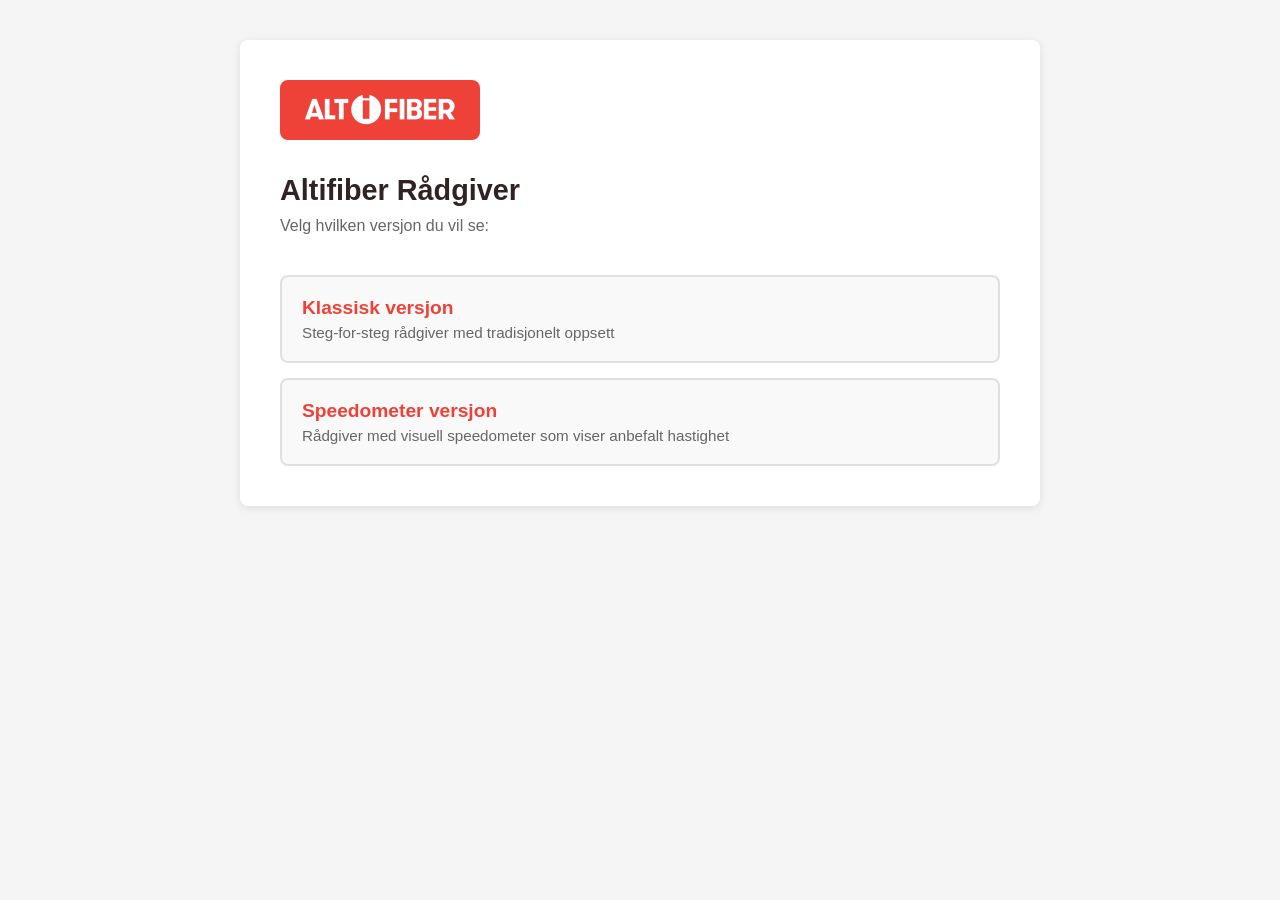
<file: index.html>
<!DOCTYPE html>
<html lang="no">

<head>
    <meta charset="UTF-8">
    <meta name="viewport" content="width=device-width, initial-scale=1.0">
    <title>Altifiber Rådgiver - Versjoner</title>
    <style>
        * {
            margin: 0;
            padding: 0;
            box-sizing: border-box;
        }

        body {
            font-family: -apple-system, BlinkMacSystemFont, 'Segoe UI', Roboto, sans-serif;
            background: #f5f5f5;
            padding: 40px 20px;
            color: #302322;
        }

        .container {
            max-width: 800px;
            margin: 0 auto;
            background: white;
            padding: 40px;
            border-radius: 8px;
            box-shadow: 0 2px 8px rgba(0, 0, 0, 0.1);
        }

        .logo {
            background: #ee4238;
            padding: 15px 25px;
            border-radius: 8px;
            display: inline-block;
            margin-bottom: 30px;
        }

        .logo img {
            height: 30px;
            display: block;
        }

        h1 {
            font-size: 1.8rem;
            margin-bottom: 10px;
        }

        .subtitle {
            color: #666;
            margin-bottom: 40px;
            font-size: 1rem;
        }

        .versions {
            display: flex;
            flex-direction: column;
            gap: 15px;
        }

        .version-link {
            display: block;
            padding: 20px;
            background: #f9f9f9;
            border: 2px solid #e0e0e0;
            border-radius: 8px;
            text-decoration: none;
            color: #302322;
            transition: all 0.2s;
        }

        .version-link:hover {
            border-color: #ee4238;
            background: #fff;
        }

        .version-link h2 {
            font-size: 1.2rem;
            margin-bottom: 5px;
            color: #ee4238;
        }

        .version-link p {
            color: #666;
            font-size: 0.95rem;
        }

        @media (max-width: 600px) {
            .container {
                padding: 30px 20px;
            }

            h1 {
                font-size: 1.5rem;
            }
        }
    </style>
</head>

<body>
    <div class="container">
        <div class="logo">
            <img src="Altifiber_logo.png" alt="Altifiber Logo">
        </div>

        <h1>Altifiber Rådgiver</h1>
        <p class="subtitle">Velg hvilken versjon du vil se:</p>

        <div class="versions">
            <a href="advisor-classic.html" class="version-link">
                <h2>Klassisk versjon</h2>
                <p>Steg-for-steg rådgiver med tradisjonelt oppsett</p>
            </a>

            <a href="index-speedometer.html" class="version-link">
                <h2>Speedometer versjon</h2>
                <p>Rådgiver med visuell speedometer som viser anbefalt hastighet</p>
            </a>
        </div>
    </div>
</body>

</html>
</file>
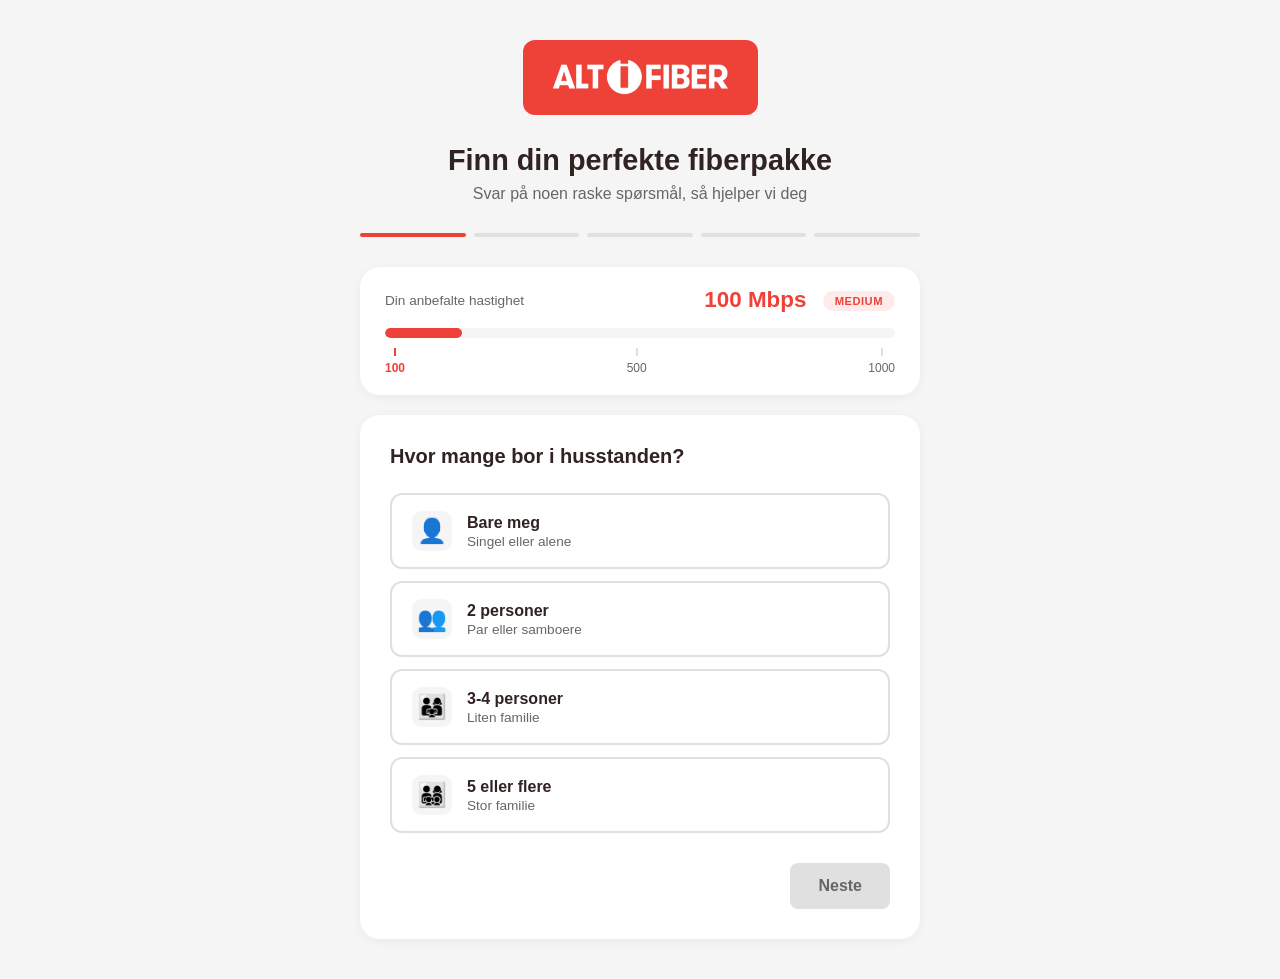
<file: advisor-classic.html>
<!DOCTYPE html>
<html lang="no">
<head>
    <meta charset="UTF-8">
    <meta name="viewport" content="width=device-width, initial-scale=1.0">
    <title>Finn riktig fiberpakke | Altifiber</title>
    <style>
        * {
            margin: 0;
            padding: 0;
            box-sizing: border-box;
        }

        :root {
            --altifiber-red: #ee4238;
            --altifiber-red-hover: #d93a31;
            --altifiber-dark: #302322;
            --white: #ffffff;
            --gray-light: #f5f5f5;
            --gray-medium: #e0e0e0;
            --gray-text: #666666;
        }

        body {
            font-family: -apple-system, BlinkMacSystemFont, 'Segoe UI', Roboto, Oxygen, Ubuntu, sans-serif;
            background: var(--gray-light);
            min-height: 100vh;
            color: var(--altifiber-dark);
        }

        .container {
            max-width: 600px;
            margin: 0 auto;
            padding: 40px 20px;
        }

        .header {
            text-align: center;
            margin-bottom: 30px;
        }

        .logo {
            background: var(--altifiber-red);
            padding: 20px 30px;
            border-radius: 12px;
            margin-bottom: 25px;
            display: inline-block;
        }

        .logo img {
            height: 35px;
            display: block;
        }

        .header h1 {
            font-size: 1.8rem;
            font-weight: 700;
            margin-bottom: 8px;
            color: var(--altifiber-dark);
        }

        .header p {
            color: var(--gray-text);
            font-size: 1rem;
        }

        .progress-bar {
            display: flex;
            gap: 8px;
            margin-bottom: 30px;
        }

        .progress-step {
            flex: 1;
            height: 4px;
            background: var(--gray-medium);
            border-radius: 2px;
            transition: background 0.3s ease;
        }

        .progress-step.active {
            background: var(--altifiber-red);
        }

        .progress-step.completed {
            background: var(--altifiber-red);
        }

        /* Speed Meter */
        .speed-meter {
            background: var(--white);
            border-radius: 20px;
            padding: 20px 25px;
            margin-bottom: 20px;
            box-shadow: 0 2px 10px rgba(0,0,0,0.05);
        }

        .speed-meter-header {
            display: flex;
            justify-content: space-between;
            align-items: center;
            margin-bottom: 15px;
            position: relative;
        }

        .speed-meter-label {
            font-size: 0.85rem;
            color: var(--gray-text);
            font-weight: 500;
        }

        .speed-meter-value {
            font-size: 1.4rem;
            font-weight: 700;
            color: var(--altifiber-red);
            transition: all 0.4s ease;
        }

        .speed-meter-track {
            position: relative;
            height: 10px;
            background: var(--gray-light);
            border-radius: 5px;
            overflow: hidden;
        }

        .speed-meter-fill {
            position: absolute;
            left: 0;
            top: 0;
            height: 100%;
            background: linear-gradient(90deg, #ee4238 0%, #ff6b5b 50%, #ee4238 100%);
            border-radius: 5px;
            transition: width 0.5s cubic-bezier(0.34, 1.56, 0.64, 1);
            width: 15%;
        }

        .speed-meter-fill.tier-100 {
            background: var(--altifiber-red);
        }

        .speed-meter-fill.tier-500 {
            background: linear-gradient(90deg, #ee4238 0%, #ff6b5b 100%);
        }

        .speed-meter-fill.tier-1000 {
            background: linear-gradient(90deg, #ee4238 0%, #ff8c7a 100%);
        }

        .speed-meter-markers {
            display: flex;
            justify-content: space-between;
            margin-top: 10px;
            position: relative;
        }

        .speed-marker {
            display: flex;
            flex-direction: column;
            align-items: center;
            position: relative;
        }

        .speed-marker::before {
            content: '';
            width: 2px;
            height: 8px;
            background: var(--gray-medium);
            margin-bottom: 5px;
        }

        .speed-marker span {
            font-size: 0.75rem;
            color: var(--gray-text);
            transition: all 0.3s ease;
            font-weight: 500;
        }

        .speed-marker.active span {
            color: var(--altifiber-red);
            font-weight: 700;
        }

        .speed-marker.active::before {
            background: var(--altifiber-red);
        }

        /* Pulse animation when speed changes */
        .speed-meter.pulse .speed-meter-value {
            animation: pulse 0.4s ease;
        }

        @keyframes pulse {
            0% { transform: scale(1); }
            50% { transform: scale(1.1); }
            100% { transform: scale(1); }
        }

        /* Tier change animation */
        .speed-meter.tier-up {
            animation: tierUp 0.6s ease;
        }

        @keyframes tierUp {
            0% { transform: scale(1); }
            30% { transform: scale(1.02); box-shadow: 0 4px 20px rgba(238, 66, 56, 0.2); }
            100% { transform: scale(1); }
        }

        .speed-meter.tier-down {
            animation: tierDown 0.4s ease;
        }

        @keyframes tierDown {
            0% { transform: scale(1); }
            50% { transform: scale(0.98); }
            100% { transform: scale(1); }
        }

        /* Speed increase indicator */
        .speed-change-indicator {
            position: absolute;
            right: -25px;
            top: 50%;
            transform: translateY(-50%);
            font-size: 1rem;
            font-weight: 700;
            opacity: 0;
            transition: all 0.3s ease;
        }

        .speed-change-indicator.show-up {
            animation: slideUp 0.8s ease;
            color: #48bb78;
        }

        .speed-change-indicator.show-down {
            animation: slideDown 0.8s ease;
            color: var(--altifiber-red);
        }

        @keyframes slideUp {
            0% { opacity: 0; transform: translateY(0); }
            30% { opacity: 1; transform: translateY(-10px); }
            100% { opacity: 0; transform: translateY(-20px); }
        }

        @keyframes slideDown {
            0% { opacity: 0; transform: translateY(0); }
            30% { opacity: 1; transform: translateY(10px); }
            100% { opacity: 0; transform: translateY(20px); }
        }

        /* Speed tier indicator */
        .speed-tier-badge {
            display: inline-block;
            font-size: 0.7rem;
            padding: 4px 12px;
            border-radius: 12px;
            margin-left: 10px;
            vertical-align: middle;
            transition: all 0.3s ease;
            text-transform: uppercase;
            letter-spacing: 0.5px;
        }

        .speed-tier-badge.tier-100 {
            background: rgba(238, 66, 56, 0.1);
            color: var(--altifiber-red);
        }

        .speed-tier-badge.tier-500 {
            background: rgba(238, 66, 56, 0.15);
            color: var(--altifiber-red);
        }

        .speed-tier-badge.tier-1000 {
            background: var(--altifiber-red);
            color: var(--white);
        }

        .question-card {
            background: var(--white);
            border-radius: 20px;
            padding: 30px;
            display: none;
            box-shadow: 0 2px 10px rgba(0,0,0,0.05);
        }

        .question-card.active {
            display: block;
            animation: fadeIn 0.3s ease;
        }

        @keyframes fadeIn {
            from { opacity: 0; transform: translateY(10px); }
            to { opacity: 1; transform: translateY(0); }
        }

        .question-card h2 {
            font-size: 1.25rem;
            font-weight: 600;
            margin-bottom: 25px;
            color: var(--altifiber-dark);
        }

        .options {
            display: flex;
            flex-direction: column;
            gap: 12px;
        }

        .option {
            background: var(--white);
            border: 2px solid var(--gray-medium);
            border-radius: 12px;
            padding: 16px 20px;
            cursor: pointer;
            transition: all 0.2s ease;
            display: flex;
            align-items: center;
            gap: 15px;
        }

        .option:hover {
            border-color: var(--altifiber-red);
            background: rgba(238, 66, 56, 0.03);
        }

        .option.selected {
            border-color: var(--altifiber-red);
            background: rgba(238, 66, 56, 0.05);
        }

        .option-icon {
            font-size: 1.5rem;
            width: 40px;
            height: 40px;
            display: flex;
            align-items: center;
            justify-content: center;
            background: var(--gray-light);
            border-radius: 10px;
        }

        .option.selected .option-icon {
            background: rgba(238, 66, 56, 0.1);
        }

        /* Multi-select checkbox indicator */
        .options[data-multi="true"] .option {
            position: relative;
        }

        .options[data-multi="true"] .option::after {
            content: '';
            position: absolute;
            right: 20px;
            top: 50%;
            transform: translateY(-50%);
            width: 24px;
            height: 24px;
            border: 2px solid var(--gray-medium);
            border-radius: 6px;
            transition: all 0.2s ease;
        }

        .options[data-multi="true"] .option:hover::after {
            border-color: var(--altifiber-red);
        }

        .options[data-multi="true"] .option.selected::after {
            background: var(--altifiber-red);
            border-color: var(--altifiber-red);
            background-image: url("data:image/svg+xml,%3Csvg xmlns='http://www.w3.org/2000/svg' viewBox='0 0 24 24' fill='white'%3E%3Cpath d='M9 16.17L4.83 12l-1.42 1.41L9 19 21 7l-1.41-1.41L9 16.17z'/%3E%3C/svg%3E");
            background-size: 16px;
            background-position: center;
            background-repeat: no-repeat;
        }

        .option-content h3 {
            font-size: 1rem;
            font-weight: 600;
            margin-bottom: 2px;
            color: var(--altifiber-dark);
        }

        .option-content p {
            font-size: 0.85rem;
            color: var(--gray-text);
        }

        .multi-select-hint {
            font-size: 0.9rem;
            color: var(--white);
            background: var(--altifiber-red);
            padding: 10px 16px;
            border-radius: 8px;
            margin-bottom: 20px;
            display: inline-block;
            font-weight: 500;
        }

        .navigation {
            display: flex;
            justify-content: space-between;
            margin-top: 30px;
        }

        .btn {
            padding: 14px 28px;
            border-radius: 8px;
            font-size: 1rem;
            font-weight: 600;
            cursor: pointer;
            transition: all 0.2s ease;
            border: none;
        }

        .btn-back {
            background: transparent;
            color: var(--gray-text);
            border: 2px solid var(--gray-medium);
        }

        .btn-back:hover {
            border-color: var(--altifiber-dark);
            color: var(--altifiber-dark);
        }

        .btn-next {
            background: var(--altifiber-red);
            color: var(--white);
        }

        .btn-next:hover {
            background: var(--altifiber-red-hover);
        }

        .btn-next:disabled {
            background: var(--gray-medium);
            color: var(--gray-text);
            cursor: not-allowed;
        }

        /* Contact Form */
        .contact-form {
            margin-top: 5px;
        }

        .form-group {
            margin-bottom: 20px;
        }

        .form-group label {
            display: block;
            font-size: 0.9rem;
            font-weight: 600;
            margin-bottom: 8px;
            color: var(--altifiber-dark);
        }

        .form-group input {
            width: 100%;
            padding: 14px 16px;
            border: 2px solid var(--gray-medium);
            border-radius: 10px;
            font-size: 1rem;
            transition: all 0.2s ease;
            color: var(--altifiber-dark);
        }

        .form-group input:focus {
            outline: none;
            border-color: var(--altifiber-red);
        }

        .form-group input::placeholder {
            color: #aaa;
        }

        .form-hint {
            font-size: 0.8rem;
            color: var(--gray-text);
            margin-top: 6px;
        }

        .privacy-notice {
            font-size: 0.8rem;
            color: var(--gray-text);
            margin-top: 15px;
            line-height: 1.5;
        }

        .privacy-notice a {
            color: var(--altifiber-red);
            text-decoration: none;
        }

        /* Result Card */
        .result-card {
            display: none;
            text-align: center;
        }

        .result-card.active {
            display: block;
            animation: fadeIn 0.4s ease;
        }

        .result-card.active .result-hero {
            animation: slideDown 0.5s ease;
        }

        .result-card.active .result-reasons {
            animation: slideUp 0.5s ease 0.2s both;
        }

        .result-card.active .result-features {
            animation: slideUp 0.5s ease 0.35s both;
        }

        .result-card.active .result-cta {
            animation: slideUp 0.5s ease 0.5s both;
        }

        .result-card.active .package-comparison {
            animation: slideUp 0.5s ease 0.65s both;
        }

        @keyframes slideDown {
            from { opacity: 0; transform: translateY(-20px); }
            to { opacity: 1; transform: translateY(0); }
        }

        @keyframes slideUp {
            from { opacity: 0; transform: translateY(20px); }
            to { opacity: 1; transform: translateY(0); }
        }

        .result-hero {
            background: linear-gradient(135deg, var(--altifiber-red) 0%, #ff6b5b 100%);
            border-radius: 20px;
            padding: 40px 30px;
            margin-bottom: 20px;
            color: var(--white);
            position: relative;
            overflow: hidden;
        }

        .result-hero::before {
            content: '';
            position: absolute;
            top: -50%;
            right: -50%;
            width: 100%;
            height: 100%;
            background: radial-gradient(circle, rgba(255,255,255,0.1) 0%, transparent 70%);
            pointer-events: none;
        }

        .result-hero-icon {
            width: 60px;
            height: 60px;
            background: rgba(255,255,255,0.2);
            border-radius: 50%;
            display: flex;
            align-items: center;
            justify-content: center;
            margin: 0 auto 15px;
            font-size: 1.8rem;
            animation: bounceIn 0.6s ease 0.3s both;
        }

        @keyframes bounceIn {
            0% { transform: scale(0); }
            50% { transform: scale(1.2); }
            100% { transform: scale(1); }
        }

        /* Confetti */
        .confetti-container {
            position: fixed;
            top: 0;
            left: 0;
            width: 100%;
            height: 100%;
            pointer-events: none;
            z-index: 1000;
            overflow: hidden;
        }

        .confetti {
            position: absolute;
            width: 10px;
            height: 10px;
            opacity: 0;
        }

        .confetti.active {
            animation: confetti-fall 3s ease-out forwards;
        }

        @keyframes confetti-fall {
            0% {
                opacity: 1;
                transform: translateY(-100px) rotate(0deg);
            }
            100% {
                opacity: 0;
                transform: translateY(100vh) rotate(720deg);
            }
        }

        .result-badge {
            display: inline-block;
            background: rgba(255, 255, 255, 0.2);
            color: var(--white);
            padding: 8px 20px;
            border-radius: 20px;
            font-size: 0.75rem;
            font-weight: 600;
            margin-bottom: 15px;
            text-transform: uppercase;
            letter-spacing: 1px;
            animation: fadeIn 0.5s ease 0.2s both;
        }

        .result-package-name {
            font-size: 2.2rem;
            font-weight: 700;
            margin-bottom: 8px;
            animation: textReveal 0.6s ease 0.4s both;
        }

        @keyframes textReveal {
            from {
                opacity: 0;
                transform: translateY(20px);
                letter-spacing: 10px;
            }
            to {
                opacity: 1;
                transform: translateY(0);
                letter-spacing: normal;
            }
        }

        .result-speed {
            font-size: 1.1rem;
            opacity: 0.9;
            animation: fadeIn 0.5s ease 0.6s both;
        }

        .result-features {
            background: var(--white);
            border-radius: 20px;
            padding: 25px;
            margin-bottom: 20px;
            box-shadow: 0 2px 10px rgba(0,0,0,0.05);
            text-align: center;
        }

        .result-features h3 {
            font-size: 1rem;
            margin-bottom: 20px;
            color: var(--altifiber-dark);
            font-weight: 600;
        }

        .result-features ul {
            list-style: none;
            display: grid;
            grid-template-columns: repeat(2, 1fr);
            gap: 15px;
            text-align: left;
        }

        .result-features li {
            display: flex;
            align-items: center;
            gap: 10px;
            color: var(--altifiber-dark);
            font-size: 0.9rem;
            padding: 12px;
            background: var(--gray-light);
            border-radius: 10px;
        }

        .result-features li::before {
            content: "✓";
            color: var(--white);
            background: var(--altifiber-red);
            font-weight: 700;
            font-size: 0.8rem;
            width: 22px;
            height: 22px;
            border-radius: 50%;
            display: flex;
            align-items: center;
            justify-content: center;
            flex-shrink: 0;
        }

        @media (max-width: 500px) {
            .result-features ul {
                grid-template-columns: 1fr;
            }
        }

        .result-reasons {
            background: var(--white);
            border-radius: 20px;
            padding: 25px;
            text-align: left;
            margin-bottom: 20px;
            box-shadow: 0 2px 10px rgba(0,0,0,0.05);
            border-left: 4px solid var(--altifiber-red);
        }

        .result-reasons h3 {
            font-size: 1rem;
            margin-bottom: 15px;
            color: var(--altifiber-dark);
            font-weight: 600;
        }

        .result-reasons ul {
            list-style: none;
        }

        .result-reasons li {
            padding: 10px 0;
            padding-left: 30px;
            position: relative;
            color: var(--altifiber-dark);
            border-bottom: 1px solid var(--gray-light);
        }

        .result-reasons li:last-child {
            border-bottom: none;
        }

        .result-reasons li::before {
            content: "✓";
            position: absolute;
            left: 0;
            color: var(--altifiber-red);
            font-weight: 700;
        }

        .result-cta {
            display: flex;
            flex-direction: column;
            gap: 12px;
        }

        .btn-primary {
            background: var(--altifiber-red);
            color: var(--white);
            padding: 16px 32px;
            border-radius: 8px;
            font-size: 1.1rem;
            font-weight: 600;
            text-decoration: none;
            transition: all 0.2s ease;
            display: block;
        }

        .btn-primary:hover {
            background: var(--altifiber-red-hover);
            transform: translateY(-2px);
            box-shadow: 0 4px 15px rgba(238, 66, 56, 0.4);
        }

        .result-cta .btn-primary {
            animation: pulse-glow 2s ease-in-out infinite;
        }

        @keyframes pulse-glow {
            0%, 100% { box-shadow: 0 0 0 0 rgba(238, 66, 56, 0.4); }
            50% { box-shadow: 0 0 20px 5px rgba(238, 66, 56, 0.3); }
        }

        .btn-secondary {
            background: transparent;
            color: var(--gray-text);
            padding: 14px 28px;
            border: 2px solid var(--gray-medium);
            border-radius: 8px;
            font-size: 1rem;
            font-weight: 600;
            cursor: pointer;
            transition: all 0.2s ease;
        }

        .btn-secondary:hover {
            border-color: var(--altifiber-dark);
            color: var(--altifiber-dark);
        }

        /* Package comparison */
        .package-comparison {
            background: var(--white);
            border-radius: 20px;
            padding: 25px;
            margin-top: 20px;
            box-shadow: 0 2px 10px rgba(0,0,0,0.05);
        }

        .package-comparison h3 {
            font-size: 1rem;
            color: var(--altifiber-dark);
            margin-bottom: 15px;
            font-weight: 600;
        }

        .packages {
            display: flex;
            gap: 10px;
        }

        .package {
            flex: 1;
            background: var(--gray-light);
            border: 2px solid transparent;
            border-radius: 12px;
            padding: 15px 10px;
            text-align: center;
            cursor: pointer;
            transition: all 0.2s ease;
            text-decoration: none;
            color: inherit;
        }

        .package:hover {
            border-color: var(--gray-medium);
        }

        .package.recommended {
            border-color: var(--altifiber-red);
            background: rgba(238, 66, 56, 0.05);
        }

        .package-name {
            font-size: 0.85rem;
            font-weight: 700;
            color: var(--altifiber-dark);
            margin-bottom: 4px;
        }

        .package-speed {
            font-size: 1rem;
            font-weight: 600;
            margin-bottom: 2px;
            color: var(--gray-text);
        }

        .package-desc {
            font-size: 0.7rem;
            color: var(--gray-text);
        }

        .package.recommended {
            border-color: var(--altifiber-red);
            background: rgba(238, 66, 56, 0.05);
            position: relative;
        }

        .package.recommended::before {
            content: 'Anbefalt';
            position: absolute;
            top: -10px;
            left: 50%;
            transform: translateX(-50%);
            background: var(--altifiber-red);
            color: white;
            font-size: 0.65rem;
            font-weight: 600;
            padding: 3px 10px;
            border-radius: 10px;
            text-transform: uppercase;
        }

        .package.recommended .package-name {
            color: var(--altifiber-red);
        }
    </style>
</head>
<body>
    <div class="confetti-container" id="confetti-container"></div>
    <div class="container">
        <div class="header">
            <div class="logo">
                <img src="Altifiber_logo.png" alt="Altifiber">
            </div>
            <h1>Finn din perfekte fiberpakke</h1>
            <p>Svar på noen raske spørsmål, så hjelper vi deg</p>
        </div>

        <div class="progress-bar">
            <div class="progress-step active" data-step="1"></div>
            <div class="progress-step" data-step="2"></div>
            <div class="progress-step" data-step="3"></div>
            <div class="progress-step" data-step="4"></div>
            <div class="progress-step" data-step="5"></div>
        </div>

        <!-- Hastighets-meter -->
        <div class="speed-meter" id="speed-meter">
            <div class="speed-meter-header">
                <span class="speed-meter-label">Din anbefalte hastighet</span>
                <span class="speed-meter-value" id="speed-value">
                    100 Mbps
                    <span class="speed-tier-badge tier-100" id="speed-badge">Medium</span>
                </span>
                <span class="speed-change-indicator" id="speed-change">↑</span>
            </div>
            <div class="speed-meter-track">
                <div class="speed-meter-fill" id="speed-fill"></div>
            </div>
            <div class="speed-meter-markers">
                <div class="speed-marker active" data-speed="100">
                    <span>100</span>
                </div>
                <div class="speed-marker" data-speed="500">
                    <span>500</span>
                </div>
                <div class="speed-marker" data-speed="1000">
                    <span>1000</span>
                </div>
            </div>
        </div>

        <!-- Spørsmål 1: Antall personer -->
        <div class="question-card active" data-question="1">
            <h2>Hvor mange bor i husstanden?</h2>
            <div class="options">
                <div class="option" data-value="1" data-points="1">
                    <span class="option-icon">👤</span>
                    <div class="option-content">
                        <h3>Bare meg</h3>
                        <p>Singel eller alene</p>
                    </div>
                </div>
                <div class="option" data-value="2" data-points="1">
                    <span class="option-icon">👥</span>
                    <div class="option-content">
                        <h3>2 personer</h3>
                        <p>Par eller samboere</p>
                    </div>
                </div>
                <div class="option" data-value="3-4" data-points="2">
                    <span class="option-icon">👨‍👩‍👧</span>
                    <div class="option-content">
                        <h3>3-4 personer</h3>
                        <p>Liten familie</p>
                    </div>
                </div>
                <div class="option" data-value="5+" data-points="3">
                    <span class="option-icon">👨‍👩‍👧‍👦</span>
                    <div class="option-content">
                        <h3>5 eller flere</h3>
                        <p>Stor familie</p>
                    </div>
                </div>
            </div>
            <div class="navigation">
                <div></div>
                <button class="btn btn-next" disabled>Neste</button>
            </div>
        </div>

        <!-- Spørsmål 2: Bruksmønster -->
        <div class="question-card" data-question="2">
            <h2>Hva bruker dere internett til?</h2>
            <p class="multi-select-hint">Du kan velge flere alternativer</p>
            <div class="options" data-multi="true">
                <div class="option" data-value="streaming" data-points="1">
                    <span class="option-icon">📺</span>
                    <div class="option-content">
                        <h3>Streaming</h3>
                        <p>Netflix, HBO, YouTube, etc.</p>
                    </div>
                </div>
                <div class="option" data-value="gaming" data-points="2">
                    <span class="option-icon">🎮</span>
                    <div class="option-content">
                        <h3>Gaming</h3>
                        <p>Online spill, nedlasting av spill</p>
                    </div>
                </div>
                <div class="option" data-value="hjemmekontor" data-points="1">
                    <span class="option-icon">💼</span>
                    <div class="option-content">
                        <h3>Hjemmekontor</h3>
                        <p>Videomøter, fildeling, VPN</p>
                    </div>
                </div>
                <div class="option" data-value="smarthus" data-points="1">
                    <span class="option-icon">🏠</span>
                    <div class="option-content">
                        <h3>Smarthus</h3>
                        <p>Mange tilkoblede enheter</p>
                    </div>
                </div>
            </div>
            <div class="navigation">
                <button class="btn btn-back">Tilbake</button>
                <button class="btn btn-next" disabled>Neste</button>
            </div>
        </div>

        <!-- Spørsmål 3: Streaming kvalitet -->
        <div class="question-card" data-question="3">
            <h2>Hvor viktig er det at alt flyter uten hakking?</h2>
            <div class="options">
                <div class="option" data-value="basic" data-points="0">
                    <span class="option-icon">👌</span>
                    <div class="option-content">
                        <h3>Greit nok</h3>
                        <p>Tåler litt venting innimellom</p>
                    </div>
                </div>
                <div class="option" data-value="important" data-points="1">
                    <span class="option-icon">👍</span>
                    <div class="option-content">
                        <h3>Ganske viktig</h3>
                        <p>Vil helst unngå hakking og bufring</p>
                    </div>
                </div>
                <div class="option" data-value="critical" data-points="2">
                    <span class="option-icon">⚡</span>
                    <div class="option-content">
                        <h3>Veldig viktig</h3>
                        <p>Alt må fungere perfekt, alltid</p>
                    </div>
                </div>
            </div>
            <div class="navigation">
                <button class="btn btn-back">Tilbake</button>
                <button class="btn btn-next" disabled>Neste</button>
            </div>
        </div>

        <!-- Spørsmål 4: Samtidige brukere -->
        <div class="question-card" data-question="4">
            <h2>Hvor ofte er flere på nett samtidig?</h2>
            <div class="options">
                <div class="option" data-value="rarely" data-points="0">
                    <span class="option-icon">🌙</span>
                    <div class="option-content">
                        <h3>Sjelden</h3>
                        <p>Stort sett én om gangen</p>
                    </div>
                </div>
                <div class="option" data-value="sometimes" data-points="1">
                    <span class="option-icon">☀️</span>
                    <div class="option-content">
                        <h3>Av og til</h3>
                        <p>Noen ganger på kvelden</p>
                    </div>
                </div>
                <div class="option" data-value="often" data-points="2">
                    <span class="option-icon">🔥</span>
                    <div class="option-content">
                        <h3>Ofte</h3>
                        <p>Flere aktive brukere daglig</p>
                    </div>
                </div>
                <div class="option" data-value="always" data-points="3">
                    <span class="option-icon">🚀</span>
                    <div class="option-content">
                        <h3>Hele tiden</h3>
                        <p>Konstant høy aktivitet</p>
                    </div>
                </div>
            </div>
            <div class="navigation">
                <button class="btn btn-back">Tilbake</button>
                <button class="btn btn-next">Neste</button>
            </div>
        </div>

        <!-- Spørsmål 5: Kontaktinfo -->
        <div class="question-card" data-question="5">
            <h2>Nesten ferdig! Fortell oss litt om deg</h2>
            <div class="contact-form">
                <div class="form-group">
                    <label for="navn">Navn</label>
                    <input type="text" id="navn" placeholder="Ditt fulle navn">
                </div>
                <div class="form-group">
                    <label for="epost">E-postadresse</label>
                    <input type="email" id="epost" placeholder="din@epost.no">
                    <p class="form-hint">Hit sender vi anbefalingen din</p>
                </div>
                <div class="form-group">
                    <label for="postnummer">Postnummer</label>
                    <input type="text" id="postnummer" placeholder="F.eks. 4515" maxlength="4" inputmode="numeric">
                    <p class="form-hint">For å sjekke om vi kan levere fiber der du bor</p>
                </div>
                <p class="privacy-notice">
                    Ved å fortsette godtar du at vi kontakter deg med informasjon om våre tjenester.
                    <a href="#">Les vår personvernerklæring</a>
                </p>
            </div>
            <div class="navigation">
                <button class="btn btn-back">Tilbake</button>
                <button class="btn btn-next" id="show-result-btn">Se min anbefaling</button>
            </div>
        </div>

        <!-- Resultat -->
        <div class="result-card" data-question="result">
            <div class="result-hero">
                <div class="result-hero-icon">🎉</div>
                <div class="result-badge">Vår anbefaling til deg</div>
                <div class="result-package-name" id="result-package-name">Altibox Standard</div>
                <div class="result-speed" id="result-speed">500 Mbps</div>
            </div>

            <div class="result-reasons">
                <h3>Derfor passer denne for deg:</h3>
                <ul id="result-reasons-list">
                    <!-- Fylles dynamisk -->
                </ul>
            </div>

            <div class="result-features">
                <h3>Dette får du:</h3>
                <ul id="result-features-list">
                    <!-- Fylles dynamisk -->
                </ul>
            </div>

            <div class="result-cta">
                <a href="https://portal.altifiber.no/bestill/?utm_source=facebook&utm_medium=cta&utm_campaign=priskalkulator" class="btn-primary" target="_blank">Se priser og få tilbud</a>
                <button class="btn-secondary" onclick="restartQuiz()">Start på nytt</button>
            </div>

            <div class="package-comparison">
                <h3><a href="https://www.altifiber.no/produkter-altifiber" target="_blank" style="color: inherit; text-decoration: none; display: inline-flex; align-items: center; gap: 0.5rem;">Se alle pakker <span style="font-size: 0.8em;">→</span></a></h3>
                <div class="packages">
                    <a href="https://www.altifiber.no/produkter-altifiber" target="_blank" class="package" data-package="100">
                        <div class="package-name">Altibox Medium</div>
                        <div class="package-speed">100 Mbps</div>
                        <div class="package-desc">60 TV-poeng</div>
                    </a>
                    <a href="https://www.altifiber.no/produkter-altifiber" target="_blank" class="package" data-package="500">
                        <div class="package-name">Altibox Standard</div>
                        <div class="package-speed">500 Mbps</div>
                        <div class="package-desc">60 TV-poeng</div>
                    </a>
                    <a href="https://www.altifiber.no/produkter-altifiber" target="_blank" class="package" data-package="1000">
                        <div class="package-name">Altibox Extra</div>
                        <div class="package-speed">1000 Mbps</div>
                        <div class="package-desc">110 TV-poeng</div>
                    </a>
                </div>
            </div>
        </div>
    </div>

    <script>
        // State
        let currentQuestion = 1;
        const totalQuestions = 5;
        let answers = {};
        let totalPoints = 0;
        let livePoints = 0;
        let currentTier = 100;

        // Package definitions
        const packages = {
            100: {
                name: 'Altibox Medium',
                speed: '100 Mbps',
                features: [
                    'TV-pakke med 60 valgfrie poeng',
                    'Internett 100 Mbps opp og ned',
                    'Programarkiv og start forfra',
                    '500 timer opptak',
                    'Strømme og ta opp 4K-innhold'
                ]
            },
            500: {
                name: 'Altibox Standard',
                speed: '500 Mbps',
                features: [
                    'TV-pakke med 60 valgfrie poeng',
                    'Internett 500 Mbps opp og ned',
                    'Programarkiv og start forfra',
                    '500 timer opptak',
                    'Strømme og ta opp 4K-innhold'
                ]
            },
            1000: {
                name: 'Altibox Extra',
                speed: '1000 Mbps',
                features: [
                    'TV-pakke med 110 valgfrie poeng',
                    'Internett 1000 Mbps opp og ned',
                    'Programarkiv og start forfra',
                    '500 timer opptak',
                    'Strømme og ta opp 4K-innhold'
                ]
            }
        };
        let contactInfo = { navn: '', epost: '', postnummer: '' };

        // Elements
        const progressSteps = document.querySelectorAll('.progress-step');
        const questionCards = document.querySelectorAll('.question-card');
        const resultCard = document.querySelector('.result-card');
        const speedMeter = document.getElementById('speed-meter');
        const speedValue = document.getElementById('speed-value');
        const speedFill = document.getElementById('speed-fill');
        const speedBadge = document.getElementById('speed-badge');
        const speedMarkers = document.querySelectorAll('.speed-marker');

        // Initialize
        function init() {
            setupOptionListeners();
            setupNavigationListeners();
            setupContactFormListeners();
            updateSpeedMeter(0);
        }

        function setupOptionListeners() {
            document.querySelectorAll('.options').forEach(optionsContainer => {
                const isMulti = optionsContainer.dataset.multi === 'true';

                optionsContainer.querySelectorAll('.option').forEach(option => {
                    option.addEventListener('click', () => {
                        if (isMulti) {
                            option.classList.toggle('selected');
                            updateNextButton();
                        } else {
                            optionsContainer.querySelectorAll('.option').forEach(o => o.classList.remove('selected'));
                            option.classList.add('selected');
                            updateLiveSpeed();

                            // Auto-advance after short delay for single-select questions
                            setTimeout(() => {
                                if (currentQuestion < totalQuestions) {
                                    saveAnswer();
                                    goToQuestion(currentQuestion + 1);
                                }
                            }, 300);
                        }
                        updateLiveSpeed();
                    });
                });
            });
        }

        function setupContactFormListeners() {
            const navnInput = document.getElementById('navn');
            const epostInput = document.getElementById('epost');
            const postnummerInput = document.getElementById('postnummer');
            const showResultBtn = document.getElementById('show-result-btn');

            function validateContactForm() {
                const navn = navnInput.value.trim();
                const epost = epostInput.value.trim();
                const postnummer = postnummerInput.value.trim();

                const navnValid = navn.length >= 2;
                const epostValid = /^[^\s@]+@[^\s@]+\.[^\s@]+$/.test(epost);
                const postnummerValid = /^\d{4}$/.test(postnummer);

                showResultBtn.disabled = !(navnValid && epostValid && postnummerValid);

                contactInfo.navn = navn;
                contactInfo.epost = epost;
                contactInfo.postnummer = postnummer;
            }

            navnInput.addEventListener('input', validateContactForm);
            epostInput.addEventListener('input', validateContactForm);
            postnummerInput.addEventListener('input', (e) => {
                e.target.value = e.target.value.replace(/\D/g, '').slice(0, 4);
                validateContactForm();
            });
        }

        function updateLiveSpeed() {
            let points = 0;
            let hasGaming = false;
            let isBigFamily = false;
            let criticalPerformance = false;
            let alwaysOnline = false;

            document.querySelectorAll('.option.selected').forEach(option => {
                points += parseInt(option.dataset.points) || 0;

                if (option.dataset.value === 'gaming') hasGaming = true;
                if (option.dataset.value === '5+') isBigFamily = true;
                if (option.dataset.value === 'critical') criticalPerformance = true;
                if (option.dataset.value === 'always') alwaysOnline = true;
                if (option.dataset.value === '3-4') points = Math.max(points, 5);
            });

            if ((hasGaming && criticalPerformance) || (isBigFamily && alwaysOnline)) {
                points = 12;
            } else if (hasGaming) {
                points = Math.max(points, 5);
            }

            livePoints = points;
            updateSpeedMeter(points);
        }

        function updateSpeedMeter(points) {
            let speed, tier, badge, fillPercent;

            if (points <= 4) {
                speed = 100;
                tier = '100';
                badge = 'Medium';
                fillPercent = 15 + (points * 5);
            } else if (points <= 8) {
                speed = 500;
                tier = '500';
                badge = 'Standard';
                fillPercent = 40 + ((points - 4) * 7);
            } else {
                speed = 1000;
                tier = '1000';
                badge = 'Extra';
                fillPercent = 75 + Math.min((points - 8) * 5, 25);
            }

            const speedChange = document.getElementById('speed-change');
            if (speed > currentTier) {
                speedMeter.classList.remove('tier-down');
                speedMeter.classList.add('tier-up');
                speedChange.textContent = '↑';
                speedChange.classList.remove('show-down');
                speedChange.classList.add('show-up');
                setTimeout(() => {
                    speedMeter.classList.remove('tier-up');
                    speedChange.classList.remove('show-up');
                }, 600);
            } else if (speed < currentTier) {
                speedMeter.classList.remove('tier-up');
                speedMeter.classList.add('tier-down');
                speedChange.textContent = '↓';
                speedChange.classList.remove('show-up');
                speedChange.classList.add('show-down');
                setTimeout(() => {
                    speedMeter.classList.remove('tier-down');
                    speedChange.classList.remove('show-down');
                }, 400);
            } else {
                speedMeter.classList.add('pulse');
                setTimeout(() => speedMeter.classList.remove('pulse'), 400);
            }

            currentTier = speed;

            speedFill.style.width = fillPercent + '%';
            speedFill.className = 'speed-meter-fill tier-' + tier;

            speedValue.innerHTML = `${speed} Mbps <span class="speed-tier-badge tier-${tier}" id="speed-badge">${badge}</span>`;

            speedMarkers.forEach(marker => {
                const markerSpeed = parseInt(marker.dataset.speed);
                if (markerSpeed <= speed) {
                    marker.classList.add('active');
                } else {
                    marker.classList.remove('active');
                }
            });
        }

        function setupNavigationListeners() {
            document.querySelectorAll('.btn-next').forEach(btn => {
                btn.addEventListener('click', () => {
                    if (!btn.disabled) {
                        if (currentQuestion < totalQuestions) {
                            saveAnswer();
                            goToQuestion(currentQuestion + 1);
                        } else if (currentQuestion === totalQuestions) {
                            showResult();
                        }
                    }
                });
            });

            document.querySelectorAll('.btn-back').forEach(btn => {
                btn.addEventListener('click', () => {
                    if (currentQuestion > 1) {
                        goToQuestion(currentQuestion - 1);
                    }
                });
            });
        }

        function updateNextButton() {
            const currentCard = document.querySelector(`.question-card[data-question="${currentQuestion}"]`);
            if (!currentCard) return;

            const selectedOptions = currentCard.querySelectorAll('.option.selected');
            const nextBtn = currentCard.querySelector('.btn-next');

            if (nextBtn && currentQuestion < 5) {
                nextBtn.disabled = selectedOptions.length === 0;
            }
        }

        function saveAnswer() {
            const currentCard = document.querySelector(`.question-card[data-question="${currentQuestion}"]`);
            if (!currentCard) return;

            const selectedOptions = currentCard.querySelectorAll('.option.selected');

            let points = 0;
            let values = [];

            selectedOptions.forEach(option => {
                points += parseInt(option.dataset.points) || 0;
                values.push(option.dataset.value);
            });

            if (values.length > 0) {
                answers[currentQuestion] = { values, points };
                totalPoints += points;
            }
        }

        function goToQuestion(questionNum) {
            progressSteps.forEach((step, index) => {
                if (index + 1 < questionNum) {
                    step.classList.add('completed');
                    step.classList.remove('active');
                } else if (index + 1 === questionNum) {
                    step.classList.add('active');
                    step.classList.remove('completed');
                } else {
                    step.classList.remove('active', 'completed');
                }
            });

            questionCards.forEach(card => {
                card.classList.remove('active');
                if (parseInt(card.dataset.question) === questionNum) {
                    card.classList.add('active');
                }
            });

            currentQuestion = questionNum;
        }

        function showResult() {
            questionCards.forEach(card => card.classList.remove('active'));
            speedMeter.style.display = 'none';
            resultCard.classList.add('active');

            progressSteps.forEach(step => {
                step.classList.remove('active');
                step.classList.add('completed');
            });

            const recommendation = calculateRecommendation();
            displayResult(recommendation);

            // Trigger confetti!
            launchConfetti();

            // Log contact info (in production, send to backend)
            console.log('Contact Info:', contactInfo);
            console.log('Recommendation:', recommendation);
        }

        function launchConfetti() {
            const container = document.getElementById('confetti-container');
            const colors = ['#ee4238', '#ff6b5b', '#ffd700', '#48bb78', '#4299e1'];
            const shapes = ['square', 'circle'];

            for (let i = 0; i < 50; i++) {
                const confetti = document.createElement('div');
                confetti.className = 'confetti';
                confetti.style.left = Math.random() * 100 + '%';
                confetti.style.backgroundColor = colors[Math.floor(Math.random() * colors.length)];
                confetti.style.borderRadius = shapes[Math.floor(Math.random() * shapes.length)] === 'circle' ? '50%' : '0';
                confetti.style.animationDelay = Math.random() * 0.5 + 's';
                confetti.style.animationDuration = (2 + Math.random() * 2) + 's';
                container.appendChild(confetti);

                setTimeout(() => confetti.classList.add('active'), 10);

                // Remove after animation
                setTimeout(() => confetti.remove(), 4000);
            }
        }

        function calculateRecommendation() {
            const hasGaming = answers[2]?.values?.includes('gaming');
            const isBigFamily = answers[1]?.values?.includes('5+');
            const alwaysOnline = answers[4]?.values?.includes('always');
            const criticalPerformance = answers[3]?.values?.includes('critical');

            let tier;

            if ((hasGaming && criticalPerformance) || (isBigFamily && alwaysOnline)) {
                tier = 1000;
            } else if (hasGaming || answers[1]?.values?.includes('3-4') || totalPoints >= 5) {
                tier = 500;
            } else {
                tier = 100;
            }

            const pkg = packages[tier];
            return {
                tier: tier,
                name: pkg.name,
                speed: pkg.speed,
                features: pkg.features,
                reasons: generateReasons(tier)
            };
        }

        function generateReasons(tier) {
            const reasons = [];
            const personCount = answers[1]?.values?.[0];
            const usage = answers[2]?.values || [];
            const importance = answers[3]?.values?.[0];
            const frequency = answers[4]?.values?.[0];

            if (tier === 100) {
                if (personCount === '1' || personCount === '2') {
                    reasons.push('Perfekt dimensjonert for 1-2 personer');
                }
                reasons.push('Mer enn nok til streaming, surfing og hjemmekontor');
                reasons.push('Symmetrisk hastighet gir jevn ytelse begge veier');
                reasons.push('God pris for dine behov');
            } else if (tier === 500) {
                if (personCount === '3-4') {
                    reasons.push('Ideell kapasitet for en familie');
                }
                if (usage.includes('gaming')) {
                    reasons.push('Rask nedlasting av spilloppdateringer');
                }
                if (usage.includes('streaming')) {
                    reasons.push('Flere kan strømme i 4K samtidig');
                }
                if (usage.includes('hjemmekontor')) {
                    reasons.push('Stabil linje for videomøter og fildeling');
                }
                if (frequency === 'often') {
                    reasons.push('Takler flere aktive brukere uten problemer');
                }
                if (reasons.length < 3) {
                    reasons.push('Den gylne middelvei – god margin for fremtiden');
                }
            } else if (tier === 1000) {
                reasons.push('Maksimal kapasitet – du slipper å tenke på begrensninger');
                if (usage.includes('gaming')) {
                    reasons.push('Lynrask nedlasting og minimal ping for gaming');
                }
                if (personCount === '5+') {
                    reasons.push('Stor familie krever stor kapasitet');
                }
                if (frequency === 'always') {
                    reasons.push('Konstant høy aktivitet krever høy båndbredde');
                }
                if (importance === 'critical') {
                    reasons.push('Null kompromiss på ytelse – alltid full fart');
                }
                if (reasons.length < 4) {
                    reasons.push('Fremtidssikret for årene som kommer');
                }
            }

            return reasons.slice(0, 4);
        }

        function displayResult(recommendation) {
            document.getElementById('result-package-name').textContent = recommendation.name;
            document.getElementById('result-speed').textContent = recommendation.speed + ' opp og ned';

            // Show features
            const featuresList = document.getElementById('result-features-list');
            featuresList.innerHTML = '';
            recommendation.features.forEach(feature => {
                const li = document.createElement('li');
                li.textContent = feature;
                featuresList.appendChild(li);
            });

            // Show reasons
            const reasonsList = document.getElementById('result-reasons-list');
            reasonsList.innerHTML = '';
            recommendation.reasons.forEach(reason => {
                const li = document.createElement('li');
                li.textContent = reason;
                reasonsList.appendChild(li);
            });

            document.querySelectorAll('.package').forEach(pkg => {
                pkg.classList.remove('recommended');
                if (parseInt(pkg.dataset.package) === recommendation.tier) {
                    pkg.classList.add('recommended');
                }
            });
        }

        function restartQuiz() {
            currentQuestion = 1;
            answers = {};
            totalPoints = 0;
            livePoints = 0;
            currentTier = 100;
            contactInfo = { navn: '', epost: '', postnummer: '' };

            document.querySelectorAll('.option').forEach(o => o.classList.remove('selected'));
            document.querySelectorAll('.btn-next').forEach(b => b.disabled = true);
            document.getElementById('navn').value = '';
            document.getElementById('epost').value = '';
            document.getElementById('postnummer').value = '';

            speedMeter.style.display = 'block';
            updateSpeedMeter(0);

            resultCard.classList.remove('active');
            goToQuestion(1);
        }

        // Start
        init();
    </script>
</body>
</html>
</file>
